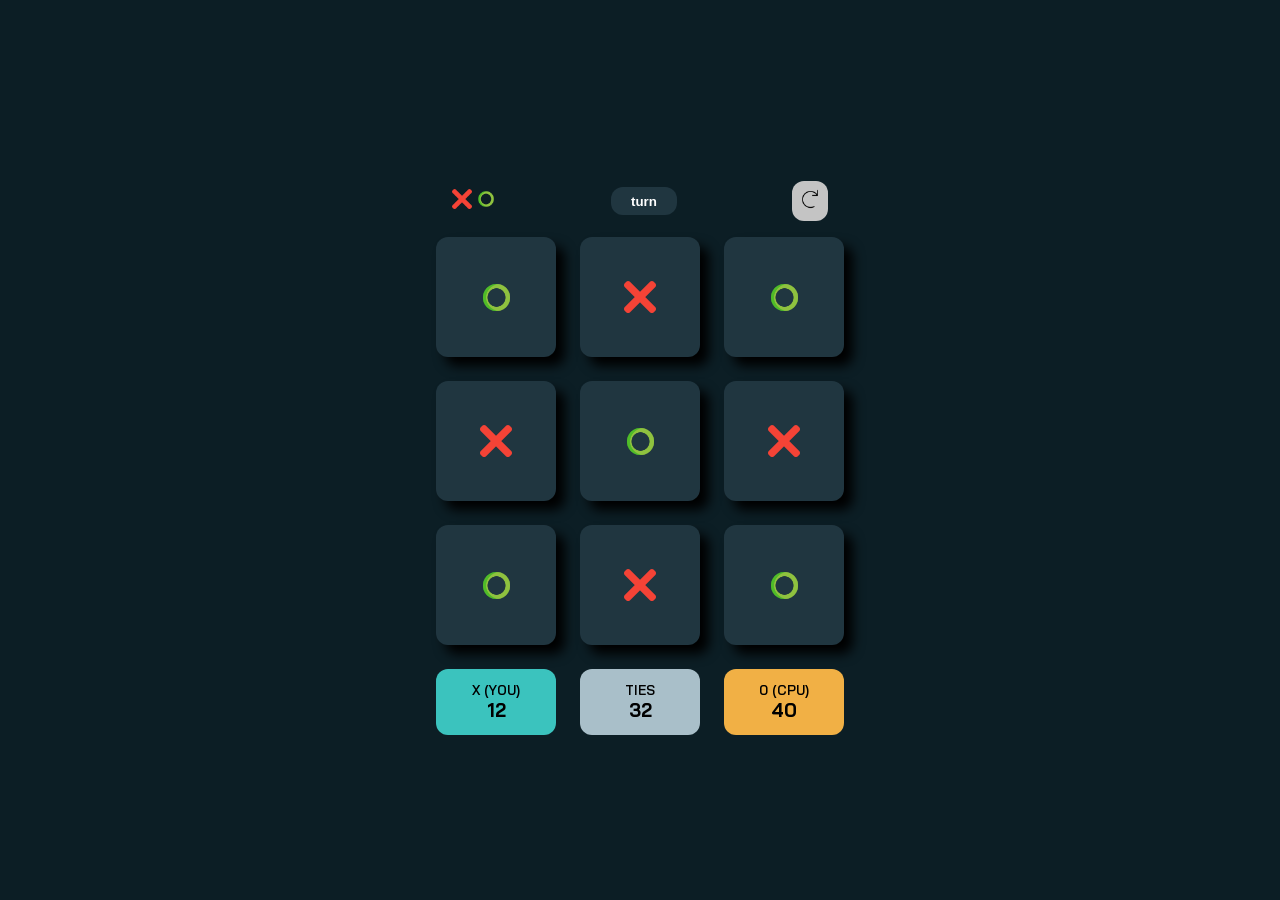
<file: index.html>
<!DOCTYPE html>
<html lang="en">

<head>
    <meta charset="UTF-8">
    <meta http-equiv="X-UA-Compatible" content="IE=edge">
    <meta name="viewport" content="width=device-width, initial-scale=1.0">
    <link rel="stylesheet" href="./xo-game.css">
    <title>Document</title>
</head>

<body>
    <main>
        <section id="container">
            <div id="nav" class="flex">
                <div>
                    <img class="img_o" src="./imag/close.png" alt="">
                    <img class="img_o" src="./imag/letter-o.png" alt="">
                </div>
                <button id="turn">turn</button>
                <div id="return">
                    <img class="img_o" src="./imag/undo.png" />
                </div>
            </div>
            <div id="btn-containr">
                <div class="btn-play"><img class="img_o" src="./imag/letter-o.png" alt=""></div>
                <div class="btn-play"><img class="img_x" src="./imag/close.png" alt=""></div>
                <div class="btn-play"><img class="img_o" src="./imag/letter-o.png" alt=""></div>
                <div class="btn-play"><img class="img_x" src="./imag/close.png" alt=""></div>
                <div class="btn-play"><img class="img_o" src="./imag/letter-o.png" alt=""></div>
                <div class="btn-play"><img class="img_x" src="./imag/close.png" alt=""></div>
                <div class="btn-play"><img class="img_o" src="./imag/letter-o.png" alt=""></div>
                <div class="btn-play"><img class="img_x" src="./imag/close.png" alt=""></div>
                <div class="btn-play"><img class="img_o" src="./imag/letter-o.png" alt=""></div>
                <div class="result" id="f-r">
                    <h5>x (you)</h5>
                    <h3>12</h3>
                </div>
                <div class="result" id="s-r">
                    <h5>ties</h5>
                    <h3>32</h3>
                </div>
                <div class="result" id="t-r">
                    <h5>0 (cpu)</h5>
                    <h3>40</h3>
                </div>
            </div>
        </section>
    </main>


</body>

</html>
</file>
<file: xo-game.css>
@import url('https://fonts.googleapis.com/css2?family=Bai+Jamjuree:ital,wght@0,400;0,500;0,600;1,400;1,500;1,600&family=Barlow:ital,wght@0,100;0,200;0,300;0,400;0,500;0,600;0,700;0,800;0,900;1,100;1,200;1,300;1,400;1,500;1,600;1,700;1,800;1,900&family=East+Sea+Dokdo&family=Fredoka+One&family=Montserrat:ital,wght@0,100;0,200;0,300;0,400;0,500;0,600;0,700;0,800;0,900;1,100;1,200;1,300;1,400;1,500;1,600;1,700;1,800;1,900&family=Roboto+Mono:ital,wght@0,100;0,200;0,300;0,400;0,500;0,600;0,700;1,100;1,200;1,300;1,400;1,500;1,600;1,700&family=Work+Sans:wght@700&display=swap');

* {
    margin: 0;
    padding: 0;
    box-sizing: border-box;
}

body {
    background-color: rgb(12, 30, 37);
    font-family: 'Bai Jamjuree', sans-serif;
}

main {
    width: 100vw;
    height: 100vh;
    display: grid;
    place-items: center;
}

.img_o {
    width: 2.1875rem;
    height: 2.1875rem;
}

.img_x {
    width: 2rem;
    height: 2rem;
}


.flex {
    display: flex;
    align-items: center;
    justify-content: space-between;
}

#container {}

#nav {
    padding: 1rem;
}

#nav img {
    width: 1.25rem;
    height: 1.25rem;
}

#turn {
    padding: 0.4rem 1.25rem;
    font-weight: 800;
    background-color: rgb(32, 54, 64);
    border-radius: 12px;
    border: none;
    color: white;
}

#return {
    padding: 0.5rem;
    background-color: #c4c4c4;
    border-radius: 12px;
}

#btn-containr {
    display: grid;
    grid-template-columns: 1fr 1fr 1fr;
    gap: 1.5rem;
    place-items: center;

}

.btn-play {
    width: 7.5rem;
    height: 7.5rem;
    display: grid;
    place-items: center;
    background-color: rgb(32, 54, 64);
    border-radius: 0.75rem;
    box-shadow: 9px 9px 12px 0px black;
}

.result {
    padding: 0.8rem 1.2rem;
    border-radius: .75rem;
    width: 7.5rem;
    text-align: center;
}

.result h5 {
    text-transform: uppercase;
    font-weight: 600;
}

#f-r {
    background-color: rgb(59, 195, 190);
}

#s-r {
    background-color: rgb(169, 191, 201);
}

#t-r {
    background-color: rgb(241, 176, 69);
}

@media screen and (max-width:500px) {
    #container {
        padding: 0 2rem;
    }

    .btn-play {
        width: 5.5rem;
        height: 5.5rem;
    }

    .result {
        width: 5.5rem;
        padding: 0.5rem 1rem;
    }

    .result h5 {
        font-size: .8rem;
    }

}
</file>
